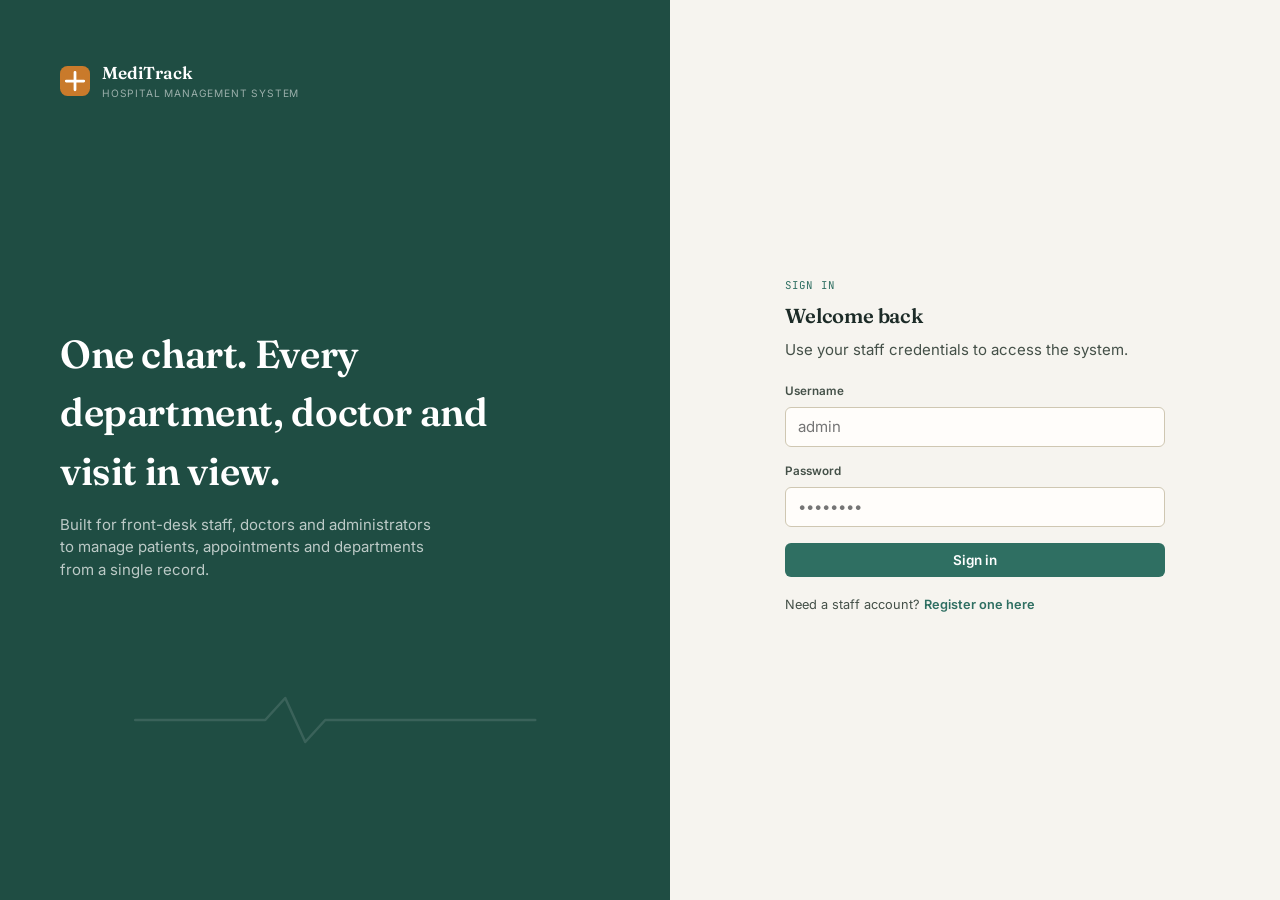
<file: HospitalManagementSystem/frontend/index.html>
<!DOCTYPE html>
<html lang="en">
<head>
<meta charset="UTF-8">
<meta name="viewport" content="width=device-width, initial-scale=1.0">
<title>MediTrack — Sign in</title>
<link rel="stylesheet" href="css/style.css">
</head>
<body>

<div class="login-shell">

  <div class="login-brand-panel">
    <div class="login-brand-top">
      <svg width="30" height="30" viewBox="0 0 24 24" fill="none">
        <rect width="24" height="24" rx="6" fill="#C97A2B"/>
        <path d="M12 5v14M5 12h14" stroke="#fff" stroke-width="2.2" stroke-linecap="round"/>
      </svg>
      <div>
        <div style="font-family:'Fraunces',serif;font-size:1.15rem;color:#fff;font-weight:600;">MediTrack</div>
        <div style="font-size:.68rem;letter-spacing:.08em;text-transform:uppercase;color:rgba(255,255,255,.55);">Hospital Management System</div>
      </div>
    </div>

    <div>
      <h1>One chart. Every department, doctor and visit in view.</h1>
      <p class="tagline">Built for front-desk staff, doctors and administrators to manage patients, appointments and departments from a single record.</p>
    </div>

    <svg class="pulse-line" width="100%" height="60" viewBox="0 0 400 60" fill="none" style="position:relative;">
      <path d="M0 30 H130 L150 8 L170 52 L190 30 H400" stroke="rgba(255,255,255,.35)" stroke-width="2.5" fill="none" stroke-linejoin="round" stroke-linecap="round"/>
    </svg>
  </div>

  <div class="login-form-panel">
    <div class="login-card">
      <span class="eyebrow">Sign in</span>
      <h2 style="margin-top:6px;">Welcome back</h2>
      <p style="margin-bottom:22px;">Use your staff credentials to access the system.</p>

      <div class="error-banner" id="error-banner"></div>

      <form id="login-form">
        <div class="field">
          <label for="username">Username</label>
          <input type="text" id="username" required autocomplete="username" placeholder="admin">
        </div>
        <div class="field">
          <label for="password">Password</label>
          <input type="password" id="password" required autocomplete="current-password" placeholder="••••••••">
        </div>
        <button type="submit" class="btn btn-primary" style="width:100%;" id="login-btn">Sign in</button>
      </form>

<!--      <div class="demo-creds">-->
<!--        A default administrator account is created automatically the first time the backend starts.-->
<!--        <span class="mono">username: admin &nbsp;·&nbsp; password: admin123</span>-->
<!--      </div>-->

      <p style="margin-top:18px; font-size:.85rem;">
        Need a staff account? <a href="#" id="show-register" style="color:var(--primary); font-weight:600; text-decoration:none;">Register one here</a>
      </p>
    </div>
  </div>
</div>

<!-- Register modal (ADMIN creates receptionist/doctor accounts in real use;
     left open here for convenience while demoing the project) -->
<div class="modal-backdrop" id="register-modal">
  <div class="modal">
    <div class="modal-header">
      <h3>Create a staff account</h3>
      <button class="modal-close" onclick="closeModal('register-modal')">&times;</button>
    </div>
    <div class="modal-body">
      <div class="error-banner" id="register-error"></div>
      <form id="register-form">
        <div class="field">
          <label for="reg-username">Username</label>
          <input type="text" id="reg-username" required>
        </div>
        <div class="field">
          <label for="reg-password">Password</label>
          <input type="password" id="reg-password" required>
        </div>
        <div class="field">
          <label for="reg-role">Role</label>
          <select id="reg-role">
            <option value="RECEPTIONIST">Receptionist</option>
            <option value="DOCTOR">Doctor</option>
            <option value="ADMIN">Admin</option>
          </select>
        </div>
        <div class="field" id="reg-doctorid-field" style="display:none;">
          <label for="reg-doctorid">Doctor ID (from the Doctors list)</label>
          <input type="number" id="reg-doctorid" placeholder="e.g. 1">
          <div class="field-hint">Links this login to an existing doctor profile so they only see their own appointments. Ask an admin to add the doctor first.</div>
        </div>
        <button type="submit" class="btn btn-primary" style="width:100%;">Create account</button>
      </form>
    </div>
  </div>
</div>

<script src="js/api.js"></script>
<script src="js/ui.js"></script>
<script>
  // Already logged in? skip straight to the dashboard.
  if (Auth.isLoggedIn() && !Auth.isExpired()) window.location.href = "dashboard.html";

  // If we just got auto-logged-out (session expiry watcher, or a 401
  // from an API call), show why instead of silently dumping the user
  // back on the login screen.
  const logoutReason = sessionStorage.getItem("hms_logout_reason");
  if (logoutReason) {
    sessionStorage.removeItem("hms_logout_reason");
    const banner = document.getElementById("error-banner");
    banner.textContent = logoutReason;
    banner.classList.add("show");
  }

  document.getElementById("login-form").addEventListener("submit", async (e) => {
    e.preventDefault();
    const banner = document.getElementById("error-banner");
    banner.classList.remove("show");

    const username = document.getElementById("username").value.trim();
    const password = document.getElementById("password").value;
    const btn = document.getElementById("login-btn");
    btn.disabled = true;
    btn.textContent = "Signing in…";

    try {
      const res = await AuthApi.login(username, password);
      Auth.setSession(res);
      window.location.href = "dashboard.html";
    } catch (err) {
      banner.textContent = err.message || "Invalid username or password";
      banner.classList.add("show");
    } finally {
      btn.disabled = false;
      btn.textContent = "Sign in";
    }
  });

  document.getElementById("show-register").addEventListener("click", (e) => {
    e.preventDefault();
    openModal("register-modal");
  });

  document.getElementById("reg-role").addEventListener("change", (e) => {
    document.getElementById("reg-doctorid-field").style.display =
      e.target.value === "DOCTOR" ? "block" : "none";
  });

  document.getElementById("register-form").addEventListener("submit", async (e) => {
    e.preventDefault();
    const banner = document.getElementById("register-error");
    banner.classList.remove("show");

    const payload = {
      username: document.getElementById("reg-username").value.trim(),
      password: document.getElementById("reg-password").value,
      role: document.getElementById("reg-role").value,
      doctorId: document.getElementById("reg-doctorid").value
        ? Number(document.getElementById("reg-doctorid").value)
        : null
    };

    try {
      await AuthApi.register(payload);
      closeModal("register-modal");
      toast("Account created — you can sign in now", "success");
      document.getElementById("register-form").reset();
    } catch (err) {
      banner.textContent = err.message || "Could not create account";
      banner.classList.add("show");
    }
  });
</script>
</body>
</html>
</file>
<file: HospitalManagementSystem/frontend/css/style.css>
/* =========================================================
   MediTrack — Hospital Management System
   Design tokens: a "patient chart" aesthetic — warm paper
   background, deep teal ink, triage-coded status pills, and
   a recurring ECG pulse-line as the one signature motif.
   ========================================================= */

@import url('https://fonts.googleapis.com/css2?family=Fraunces:opsz,wght@9..144,400;9..144,500;9..144,600;9..144,700&family=Inter:wght@400;500;600;700&family=JetBrains+Mono:wght@400;500;600&display=swap');

:root {
  --bg: #f6f4ef;
  --surface: #ffffff;
  --surface-raised: #fffdfa;
  --ink: #1c2b27;
  --ink-soft: #445048;
  --muted: #746c5e;
  --border: #e2dccb;
  --border-strong: #cfc7b2;

  --primary: #2f6f62;
  --primary-dark: #1f4d43;
  --primary-tint: #e6efec;

  --amber: #c97a2b;
  --amber-tint: #f7ead9;

  --danger: #b23a3a;
  --danger-tint: #f6e4e2;

  --success: #3f7d5c;
  --success-tint: #e5efe6;

  --font-display: "Fraunces", serif;
  --font-body: "Inter", -apple-system, BlinkMacSystemFont, sans-serif;
  --font-mono: "JetBrains Mono", ui-monospace, monospace;

  --radius: 10px;
  --radius-sm: 6px;
  --shadow-card: 0 1px 2px rgba(28, 43, 39, 0.06), 0 6px 20px -8px rgba(28, 43, 39, 0.12);
}

* { box-sizing: border-box; }

html, body {
  margin: 0;
  padding: 0;
  background: var(--bg);
  color: var(--ink);
  font-family: var(--font-body);
  font-size: 15px;
  line-height: 1.5;
}

a { color: inherit; }

h1, h2, h3, h4 {
  font-family: var(--font-display);
  font-weight: 600;
  color: var(--ink);
  margin: 0 0 .35em 0;
  letter-spacing: -0.01em;
}

h1 { font-size: 1.9rem; }
h2 { font-size: 1.35rem; }
h3 { font-size: 1.05rem; }

p { margin: 0 0 1em 0; color: var(--ink-soft); }

.mono { font-family: var(--font-mono); }

button, input, select, textarea {
  font-family: inherit;
  font-size: inherit;
}

:focus-visible {
  outline: 2px solid var(--primary);
  outline-offset: 2px;
}

/* ---------- Buttons ---------- */
.btn {
  display: inline-flex;
  align-items: center;
  justify-content: center;
  gap: .45em;
  padding: .6em 1.1em;
  border-radius: var(--radius-sm);
  border: 1px solid transparent;
  font-weight: 600;
  font-size: .9rem;
  cursor: pointer;
  transition: transform .08s ease, box-shadow .15s ease, background .15s ease;
  white-space: nowrap;
}
.btn:active { transform: translateY(1px); }

.btn-primary { background: var(--primary); color: #fff; }
.btn-primary:hover { background: var(--primary-dark); }

.btn-outline { background: transparent; border-color: var(--border-strong); color: var(--ink); }
.btn-outline:hover { border-color: var(--primary); color: var(--primary-dark); }

.btn-danger { background: var(--danger); color: #fff; }
.btn-danger:hover { background: #8f2c2c; }

.btn-ghost { background: transparent; color: var(--muted); }
.btn-ghost:hover { color: var(--ink); }

.btn-sm { padding: .4em .8em; font-size: .8rem; }
.btn:disabled { opacity: .5; cursor: not-allowed; }

/* ---------- App shell ---------- */
.app-shell {
  display: grid;
  grid-template-columns: 232px 1fr;
  min-height: 100vh;
}

.sidebar {
  background: var(--primary-dark);
  color: #eef4f1;
  padding: 22px 16px;
  display: flex;
  flex-direction: column;
  gap: 6px;
  position: relative;
}

.brand {
  display: flex;
  align-items: center;
  gap: 10px;
  padding: 0 8px 20px 8px;
  margin-bottom: 12px;
  border-bottom: 1px solid rgba(255,255,255,.12);
}

.brand svg { flex-shrink: 0; }

.brand-name {
  font-family: var(--font-display);
  font-size: 1.2rem;
  font-weight: 600;
  color: #fff;
  letter-spacing: -.01em;
}
.brand-sub {
  font-size: .68rem;
  text-transform: uppercase;
  letter-spacing: .08em;
  color: rgba(255,255,255,.55);
}

.nav-tab {
  display: flex;
  align-items: center;
  gap: 10px;
  padding: 10px 12px;
  border-radius: var(--radius-sm);
  color: rgba(255,255,255,.72);
  text-decoration: none;
  font-weight: 500;
  font-size: .92rem;
  transition: background .12s ease, color .12s ease;
}
.nav-tab:hover { background: rgba(255,255,255,.08); color: #fff; }
.nav-tab.active {
  background: #fff;
  color: var(--primary-dark);
  font-weight: 600;
}
.nav-tab svg { flex-shrink: 0; }

.sidebar-footer {
  margin-top: auto;
  padding-top: 16px;
  border-top: 1px solid rgba(255,255,255,.12);
}

.user-chip {
  display: flex;
  align-items: center;
  gap: 10px;
  padding: 8px;
  border-radius: var(--radius-sm);
}
.user-avatar {
  width: 32px; height: 32px;
  border-radius: 50%;
  background: var(--amber);
  color: #fff;
  display: flex; align-items: center; justify-content: center;
  font-weight: 700; font-size: .85rem;
  flex-shrink: 0;
}
.user-meta { min-width: 0; }
.user-name { font-size: .85rem; font-weight: 600; color: #fff; overflow: hidden; text-overflow: ellipsis; white-space: nowrap; }
.user-role { font-size: .7rem; color: rgba(255,255,255,.55); text-transform: uppercase; letter-spacing: .06em; }

.logout-link {
  display: block;
  margin-top: 10px;
  font-size: .82rem;
  color: rgba(255,255,255,.6);
  cursor: pointer;
  text-align: left;
  background: none; border: none; padding: 6px 8px;
  width: 100%;
  border-radius: var(--radius-sm);
}
.logout-link:hover { background: rgba(255,255,255,.08); color: #fff; }

.main {
  padding: 28px 34px 60px 34px;
  max-width: 1180px;
}

.page-header {
  display: flex;
  justify-content: space-between;
  align-items: flex-end;
  margin-bottom: 22px;
  gap: 16px;
  flex-wrap: wrap;
}
.page-header .eyebrow {
  font-family: var(--font-mono);
  font-size: .72rem;
  text-transform: uppercase;
  letter-spacing: .1em;
  color: var(--primary);
  margin-bottom: 6px;
  display: block;
}

/* ---------- Cards ---------- */
.card {
  background: var(--surface);
  border: 1px solid var(--border);
  border-radius: var(--radius);
  box-shadow: var(--shadow-card);
}
.card-pad { padding: 20px 22px; }

.stat-grid {
  display: grid;
  grid-template-columns: repeat(auto-fit, minmax(200px, 1fr));
  gap: 14px;
  margin-bottom: 26px;
}
.stat-card {
  background: var(--surface);
  border: 1px solid var(--border);
  border-radius: var(--radius);
  padding: 18px 20px;
  position: relative;
  overflow: hidden;
}
.stat-card .stat-label {
  font-size: .72rem;
  text-transform: uppercase;
  letter-spacing: .08em;
  color: var(--muted);
  font-weight: 600;
}
.stat-card .stat-value {
  font-family: var(--font-display);
  font-size: 2.1rem;
  font-weight: 600;
  margin-top: 4px;
  color: var(--primary-dark);
}
.stat-card .stat-pulse {
  position: absolute;
  right: -6px; bottom: -6px;
  opacity: .12;
}

/* ---------- Tables ---------- */
.table-wrap { overflow-x: auto; }
table.data-table {
  width: 100%;
  border-collapse: collapse;
  font-size: .89rem;
}
.data-table th {
  text-align: left;
  font-size: .72rem;
  text-transform: uppercase;
  letter-spacing: .06em;
  color: var(--muted);
  font-weight: 600;
  padding: 10px 14px;
  border-bottom: 1px solid var(--border);
  white-space: nowrap;
}
.data-table td {
  padding: 12px 14px;
  border-bottom: 1px solid var(--border);
  vertical-align: middle;
}
.data-table tr:last-child td { border-bottom: none; }
.data-table tr:hover td { background: var(--primary-tint); }
.data-table .cell-mono { font-family: var(--font-mono); font-size: .82rem; color: var(--ink-soft); }
.row-actions { display: flex; gap: 6px; justify-content: flex-end; }

/* ---------- Status pills (triage-coded) ---------- */
.pill {
  display: inline-flex;
  align-items: center;
  gap: 6px;
  padding: 3px 10px;
  border-radius: 999px;
  font-size: .74rem;
  font-weight: 600;
  text-transform: uppercase;
  letter-spacing: .03em;
}
.pill::before {
  content: "";
  width: 6px; height: 6px;
  border-radius: 50%;
  background: currentColor;
}
.pill-scheduled { background: var(--amber-tint); color: var(--amber); }
.pill-completed { background: var(--success-tint); color: var(--success); }
.pill-cancelled { background: var(--danger-tint); color: var(--danger); }
.pill-role { background: var(--primary-tint); color: var(--primary-dark); }

/* Triage priority pills - deliberately higher-contrast than status pills
   so a CRITICAL row is impossible to miss when scanning the queue. */
.pill-priority-routine { background: var(--border); color: var(--ink-soft); }
.pill-priority-urgent { background: var(--amber-tint); color: var(--amber); }
.pill-priority-critical { background: var(--danger); color: #fff; }
.pill-priority-critical::before { background: #fff; }

tr.priority-critical-row td { background: var(--danger-tint); }
tr.priority-critical-row:hover td { background: #f2d5d2; }

/* ---------- Forms ---------- */
.field { margin-bottom: 16px; }
.field label {
  display: block;
  font-size: .78rem;
  font-weight: 600;
  color: var(--ink-soft);
  margin-bottom: 6px;
}
.field input, .field select, .field textarea {
  width: 100%;
  padding: .65em .8em;
  border-radius: var(--radius-sm);
  border: 1px solid var(--border-strong);
  background: var(--surface-raised);
  color: var(--ink);
}
.field input:focus, .field select:focus, .field textarea:focus {
  border-color: var(--primary);
}
.field-hint { font-size: .74rem; color: var(--muted); margin-top: 4px; }
.field-row { display: grid; grid-template-columns: 1fr 1fr; gap: 14px; }

/* ---------- Modal ---------- */
.modal-backdrop {
  position: fixed; inset: 0;
  background: rgba(28, 43, 39, .45);
  display: none;
  align-items: center; justify-content: center;
  padding: 20px;
  z-index: 50;
}
.modal-backdrop.open { display: flex; }
.modal {
  background: var(--surface);
  border-radius: var(--radius);
  width: 100%;
  max-width: 480px;
  max-height: 90vh;
  overflow-y: auto;
  box-shadow: 0 20px 60px -12px rgba(0,0,0,.35);
}
.modal-header {
  display: flex; justify-content: space-between; align-items: center;
  padding: 18px 22px;
  border-bottom: 1px solid var(--border);
}
.modal-body { padding: 20px 22px; }
.modal-close { background: none; border: none; font-size: 1.3rem; cursor: pointer; color: var(--muted); line-height: 1; }

/* ---------- Toast ---------- */
#toast-container {
  position: fixed;
  bottom: 22px; right: 22px;
  display: flex; flex-direction: column; gap: 8px;
  z-index: 100;
}
.toast {
  padding: 12px 16px;
  border-radius: var(--radius-sm);
  color: #fff;
  font-size: .87rem;
  font-weight: 500;
  box-shadow: 0 8px 24px -6px rgba(0,0,0,.3);
  min-width: 220px;
  animation: toast-in .18s ease;
}
.toast-success { background: var(--success); }
.toast-error { background: var(--danger); }
.toast-info { background: var(--primary-dark); }
@keyframes toast-in { from { opacity:0; transform: translateY(8px);} to {opacity:1; transform:none;} }

/* ---------- Empty state ---------- */
.empty-state {
  text-align: center;
  padding: 50px 20px;
  color: var(--muted);
}
.empty-state h3 { color: var(--ink-soft); margin-bottom: 6px; }

/* ---------- Search bar row ---------- */
.toolbar {
  display: flex;
  gap: 10px;
  align-items: center;
  margin-bottom: 16px;
  flex-wrap: wrap;
}
.toolbar input[type="text"], .toolbar select {
  padding: .6em .9em;
  border-radius: var(--radius-sm);
  border: 1px solid var(--border-strong);
  background: var(--surface);
  min-width: 180px;
}
.toolbar .spacer { flex: 1; }

/* ---------- Login page ---------- */
.login-shell {
  min-height: 100vh;
  display: grid;
  grid-template-columns: 1.1fr 1fr;
}
.login-brand-panel {
  background: var(--primary-dark);
  color: #fff;
  padding: 60px;
  display: flex;
  flex-direction: column;
  justify-content: space-between;
  position: relative;
  overflow: hidden;
}
.login-brand-panel .pulse-line { position: absolute; left: 0; right: 0; bottom: 90px; opacity: .35; }
.login-brand-top { display: flex; align-items: center; gap: 12px; }
.login-brand-panel h1 {
  color: #fff;
  font-size: 2.6rem;
  max-width: 460px;
  margin-top: 40px;
}
.login-brand-panel .tagline { color: rgba(255,255,255,.7); max-width: 380px; font-size: 1rem; }
.login-form-panel {
  display: flex;
  align-items: center;
  justify-content: center;
  padding: 40px;
}
.login-card { width: 100%; max-width: 380px; }
.login-card .eyebrow {
  font-family: var(--font-mono);
  font-size: .72rem;
  text-transform: uppercase;
  letter-spacing: .1em;
  color: var(--primary);
}
.demo-creds {
  margin-top: 18px;
  padding: 12px 14px;
  background: var(--primary-tint);
  border-radius: var(--radius-sm);
  font-size: .8rem;
  color: var(--primary-dark);
}
.demo-creds .mono { display: block; margin-top: 2px; }

.error-banner {
  background: var(--danger-tint);
  color: var(--danger);
  padding: 10px 14px;
  border-radius: var(--radius-sm);
  font-size: .85rem;
  margin-bottom: 16px;
  display: none;
}
.error-banner.show { display: block; }

.role-gated { display: none; }

/* ---------- Analytics dashboard ---------- */
.chart-grid {
  display: grid;
  grid-template-columns: repeat(auto-fit, minmax(320px, 1fr));
  gap: 16px;
  margin-bottom: 26px;
}
.chart-card canvas { max-height: 240px; }
.chart-card .chart-title {
  font-size: .85rem;
  font-weight: 600;
  color: var(--ink-soft);
  margin-bottom: 14px;
}
.chart-empty {
  color: var(--muted);
  font-size: .85rem;
  text-align: center;
  padding: 40px 0;
}

/* ---------- Medical history timeline ---------- */
.timeline { position: relative; padding-left: 28px; }
.timeline::before {
  content: "";
  position: absolute;
  left: 8px; top: 4px; bottom: 4px;
  width: 2px;
  background: var(--border);
}
.timeline-entry { position: relative; padding-bottom: 22px; }
.timeline-entry:last-child { padding-bottom: 0; }
.timeline-dot {
  position: absolute;
  left: -28px; top: 4px;
  width: 16px; height: 16px;
  border-radius: 50%;
  background: var(--surface);
  border: 3px solid var(--primary);
}
.timeline-dot.cancelled { border-color: var(--danger); }
.timeline-dot.completed { border-color: var(--success); }
.timeline-header {
  display: flex;
  justify-content: space-between;
  align-items: baseline;
  gap: 10px;
  flex-wrap: wrap;
  margin-bottom: 4px;
}
.timeline-date { font-family: var(--font-mono); font-size: .78rem; color: var(--muted); }
.timeline-card {
  background: var(--surface-raised);
  border: 1px solid var(--border);
  border-radius: var(--radius-sm);
  padding: 12px 14px;
}
.rx-list {
  margin-top: 8px;
  padding-top: 8px;
  border-top: 1px dashed var(--border-strong);
}
.rx-item {
  display: flex;
  justify-content: space-between;
  font-size: .82rem;
  padding: 3px 0;
}
.rx-item .rx-name { font-weight: 600; }
.rx-item .rx-meta { color: var(--muted); font-family: var(--font-mono); font-size: .78rem; }

/* ---------- Prescription editor rows ---------- */
.med-row {
  display: grid;
  grid-template-columns: 2fr 1fr 1.4fr 1fr auto;
  gap: 8px;
  margin-bottom: 8px;
  align-items: center;
}
.med-row input { width: 100%; }
.med-row-remove {
  background: none; border: none; color: var(--danger);
  cursor: pointer; font-size: 1.1rem; line-height: 1; padding: 4px;
}

@media (max-width: 900px) {
  .app-shell { grid-template-columns: 1fr; }
  .sidebar { display: none; }
  .login-shell { grid-template-columns: 1fr; }
  .login-brand-panel { display: none; }
  .field-row { grid-template-columns: 1fr; }
}
</file>
